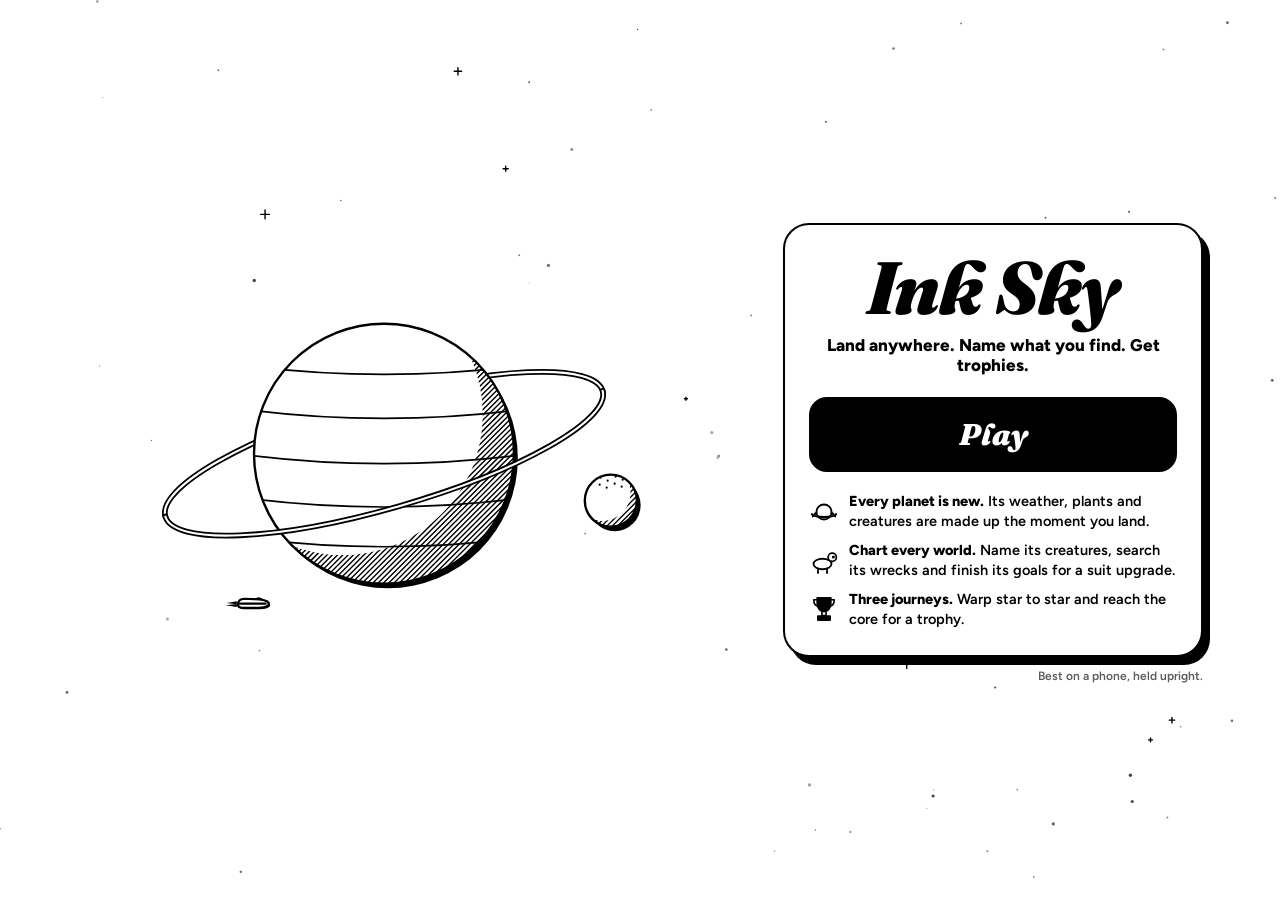
<file: index.html>
<!doctype html>
<html lang="en">
<head>
<meta charset="utf-8">
<meta name="viewport" content="width=device-width, initial-scale=1, viewport-fit=cover">
<title>Ink Sky: land anywhere, name what you find, get trophies</title>
<meta name="description" content="A minimal ink-drawn space exploration game. Land on planets nobody has seen, name the creatures, and warp star to star to the core.">
<meta name="theme-color" content="#ffffff">
<link rel="manifest" href="/manifest.webmanifest">
<link rel="icon" type="image/svg+xml" href="/icons/icon.svg">
<meta name="apple-mobile-web-app-capable" content="yes">
<meta name="mobile-web-app-capable" content="yes">
<meta name="apple-mobile-web-app-title" content="Ink Sky">
<meta property="og:type" content="website">
<meta property="og:site_name" content="Ink Sky">
<meta property="og:title" content="Ink Sky">
<meta property="og:description" content="Land anywhere. Name what you find. Get trophies.">
<link rel="preconnect" href="https://fonts.googleapis.com">
<link rel="preconnect" href="https://fonts.gstatic.com" crossorigin>
<link href="https://fonts.googleapis.com/css2?family=Fraunces:ital,opsz,wght@1,9..144,900&family=Figtree:wght@600;800&display=swap" rel="stylesheet">
<style>
:root{--paper:#fff;--ink:#000;--soft:#5c5c5c;--display:"Fraunces",Georgia,serif;--ui:"Figtree",system-ui,-apple-system,"Segoe UI",sans-serif;color-scheme:light;box-sizing:border-box}
@media (prefers-color-scheme:dark){:root:not([data-theme="light"]){--paper:#fff;--ink:#000;--soft:#5c5c5c}}
*,*::before,*::after{box-sizing:inherit}
html,body{margin:0;min-height:100%;background:var(--paper);color:var(--ink);font-family:var(--ui)}
canvas{position:fixed;inset:0;width:100%;height:100%;display:block;z-index:0}
main{position:relative;z-index:1;min-height:100vh;min-height:100dvh;display:grid;place-items:end center;align-content:end;padding:24px 16px calc(env(safe-area-inset-bottom,0px) + 18px)}
@media (min-aspect-ratio:1/1){main{place-items:center end;align-content:center;padding-right:6vw}}
.card{width:min(420px,100%);background:var(--paper);border:2.5px solid var(--ink);border-radius:26px;box-shadow:7px 8px 0 var(--ink);padding:28px 24px 22px;text-align:center;
  animation:in .8s cubic-bezier(.3,.7,.3,1) both .2s}
@keyframes in{0%{opacity:0;transform:translateY(60px) scale(.8,1.2)}55%{opacity:1;transform:translateY(-8px) scale(1.04,.96)}78%{transform:translateY(2px) scale(.99,1.01)}100%{transform:none}}
h1{font-family:var(--display);font-style:italic;font-weight:900;font-size:clamp(50px,14vw,74px);line-height:.95;margin:0;letter-spacing:-.01em}
.tag{font-weight:800;font-size:17px;margin:12px 0 22px}
.play{display:block;width:100%;background:var(--ink);color:var(--paper);text-decoration:none;border-radius:18px;padding:17px 20px;font-family:var(--display);font-style:italic;font-weight:900;font-size:30px;
  border:2.5px solid var(--ink);transition:transform .22s cubic-bezier(.34,1.56,.64,1)}
.play:hover{transform:translateY(-2px)}
.play:active{transform:scale(1.04,.9)}
.play:focus-visible{outline:3px solid var(--ink);outline-offset:4px}
.feats{list-style:none;padding:0;margin:20px 0 4px;display:grid;gap:10px;text-align:left}
.feats li{display:grid;grid-template-columns:30px 1fr;gap:10px;align-items:center;font-weight:600;font-size:14.5px;line-height:1.35}
.feats svg{width:30px;height:30px}
.feats b{font-weight:800}
footer{margin-top:12px;font-size:12px;font-weight:600;color:var(--soft)}
@media (prefers-reduced-motion:reduce){.card{animation:none}}
</style>
</head>
<body>
<canvas id="c" aria-hidden="true"></canvas>
<main>
  <div class="card">
    <h1>Ink Sky</h1>
    <p class="tag">Land anywhere. Name what you find. Get trophies.</p>
    <a class="play" href="/play/">Play</a>
    <ul class="feats">
      <li><svg viewBox="0 0 40 40" aria-hidden="true"><g fill="none" stroke="#000" stroke-width="2.4" stroke-linecap="round"><path d="M5 26c3-5 9-8 15-8s12 3 15 8" /><circle cx="20" cy="20" r="10" fill="#fff"/><path d="M4 23c5 5 27 5 32 0" stroke-width="3"/></g></svg><span><b>Every planet is new.</b> Its weather, plants and creatures are made up the moment you land.</span></li>
      <li><svg viewBox="0 0 40 40" aria-hidden="true"><g fill="none" stroke="#000" stroke-width="2.4" stroke-linecap="round" stroke-linejoin="round"><ellipse cx="18" cy="24" rx="12" ry="7" fill="#fff"/><circle cx="31" cy="15" r="5.5" fill="#fff"/><circle cx="32.5" cy="14.5" r="2" fill="#000" stroke="none"/><path d="M12 30v6M24 30v6"/></g></svg><span><b>Chart every world.</b> Name its creatures, search its wrecks and finish its goals for a suit upgrade.</span></li>
      <li><svg viewBox="0 0 40 44" aria-hidden="true"><g stroke="#000" stroke-width="2.4" stroke-linejoin="round" stroke-linecap="round"><path d="M10 7H5c0 6 3 9 6.5 9.5M30 7h5c0 6-3 9-6.5 9.5" fill="none"/><path d="M10 4h20v9c0 7-4.5 11-10 11S10 20 10 13z" fill="#000"/><path d="M17 24h6v6h-6z" fill="#fff"/><path d="M11 31h18v6H11z" fill="#000"/></g></svg><span><b>Three journeys.</b> Warp star to star and reach the core for a trophy.</span></li>
    </ul>
  </div>
  <footer>Best on a phone, held upright.</footer>
</main>
<script>
if('serviceWorker' in navigator&&location.protocol==='https:') navigator.serviceWorker.register('/sw.js').catch(()=>{});
/* ---------- a ringed ink planet turning, a moon going round, and a little ship crossing the sky ---------- */
(()=>{
  const cv=document.getElementById('c'), ctx=cv.getContext('2d');
  const still=matchMedia('(prefers-reduced-motion: reduce)').matches;
  let W=0,H=0,D=1;
  function resize(){ D=Math.min(2,devicePixelRatio||1); W=innerWidth; H=innerHeight; cv.width=W*D; cv.height=H*D; }
  addEventListener('resize',resize); resize();
  let seed=7; const rnd=()=>{ seed=(seed*16807)%2147483647; return seed/2147483647; };
  const STARS=Array.from({length:70},()=>[rnd(),rnd(),.6+rnd()*1.1,.3+rnd()*.45]);
  const SPARK=Array.from({length:8},()=>[rnd(),rnd(),3+rnd()*3,rnd()*6]);
  function planet(R,t,ring,tilt,bands){
    const lw=2.4, half=back=>{ ctx.save(); ctx.rotate(tilt); ctx.beginPath(); ctx.ellipse(0,0,R*1.75,R*.42,0,back?Math.PI:0,back?Math.PI*2:Math.PI);
      ctx.lineWidth=lw*2.4; ctx.strokeStyle='#000'; ctx.stroke(); ctx.lineWidth=lw*.9; ctx.strokeStyle='#fff'; ctx.stroke(); ctx.restore(); };
    if(ring) half(true);
    ctx.fillStyle='#000'; ctx.beginPath(); ctx.arc(lw*1.6,lw*1.9,R,0,Math.PI*2); ctx.fill();
    ctx.fillStyle='#fff'; ctx.beginPath(); ctx.arc(0,0,R,0,Math.PI*2); ctx.fill();
    ctx.save(); ctx.beginPath(); ctx.arc(0,0,R,0,Math.PI*2); ctx.clip(); ctx.strokeStyle='#000'; ctx.lineWidth=lw*.7;
    if(bands) for(let i=-2;i<=2;i++){ const y=i*R*.32+Math.sin(t*.4+i)*R*.03; ctx.beginPath(); ctx.moveTo(-R,y); ctx.quadraticCurveTo(0,y+R*.12,R,y); ctx.stroke(); }
    else { ctx.fillStyle='#000'; for(let i=0;i<14;i++){ const x=((i*37+t*6)%(R*2))-R, y=((i*53)%(R*2))-R; ctx.beginPath(); ctx.arc(x,y,lw*.45,0,Math.PI*2); ctx.fill(); } }
    ctx.beginPath(); ctx.rect(-R*2,-R*2,R*4,R*4); ctx.arc(-R*.32,-R*.3,R*1.08,0,Math.PI*2,true); ctx.clip();
    ctx.lineWidth=lw*.6; ctx.beginPath(); for(let x=-R*2;x<R*2;x+=lw*2.2){ ctx.moveTo(x,R); ctx.lineTo(x+R*2,-R); } ctx.stroke(); ctx.restore();
    ctx.beginPath(); ctx.arc(0,0,R,0,Math.PI*2); ctx.lineWidth=lw; ctx.strokeStyle='#000'; ctx.stroke();
    if(ring) half(false);
  }
  function ship(x,y,s){
    ctx.save(); ctx.translate(x,y); ctx.scale(s,s); ctx.lineJoin='round'; ctx.lineCap='round'; ctx.lineWidth=2.2/s;
    const body=()=>{ ctx.beginPath(); ctx.moveTo(-2.5,-1.3); ctx.quadraticCurveTo(-2.6,-2.3,-1.4,-2.35); ctx.lineTo(1.1,-2.25); ctx.quadraticCurveTo(2.9,-2,2.6,-1.35); ctx.quadraticCurveTo(2.2,-.85,.9,-.85); ctx.lineTo(-1.8,-.85); ctx.quadraticCurveTo(-2.5,-.9,-2.5,-1.3); ctx.closePath(); };
    for(const s2 of [-.75,.75]){ const f=.7+Math.random()*.5; ctx.beginPath(); ctx.moveTo(-2.7,-1.7+s2*.3); ctx.lineTo(-2.7-f*1.6,-1.45+s2*.25); ctx.lineTo(-2.7,-1.2+s2*.3); ctx.fillStyle='#000'; ctx.fill(); }
    ctx.save(); ctx.translate(.22,.26); body(); ctx.fillStyle='#000'; ctx.fill(); ctx.restore();
    body(); ctx.fillStyle='#fff'; ctx.fill(); ctx.strokeStyle='#000'; ctx.stroke();
    ctx.beginPath(); ctx.moveTo(.25,-2.25); ctx.quadraticCurveTo(.95,-3.05,1.85,-2.12); ctx.closePath(); ctx.fillStyle='#000'; ctx.fill();
    ctx.beginPath(); ctx.moveTo(-2.3,-1.55); ctx.lineTo(2.1,-1.55); ctx.stroke();
    ctx.restore();
  }
  function frame(t){
    const s=t/1000;
    ctx.setTransform(D,0,0,D,0,0); ctx.clearRect(0,0,W,H); ctx.fillStyle='#000'; ctx.strokeStyle='#000';
    STARS.forEach(([x,y,r,a])=>{ ctx.globalAlpha=a; ctx.beginPath(); ctx.arc(x*W,y*H,r,0,Math.PI*2); ctx.fill(); });
    ctx.globalAlpha=1; ctx.lineWidth=1.4; ctx.lineCap='round';
    SPARK.forEach(([x,y,k,p])=>{ const kk=k*(still?1:.6+.4*Math.sin(s*1.3+p)); ctx.beginPath(); ctx.moveTo(x*W-kk,y*H); ctx.lineTo(x*W+kk,y*H); ctx.moveTo(x*W,y*H-kk); ctx.lineTo(x*W,y*H+kk); ctx.stroke(); });
    const land=W>H, cx=land?W*.3:W/2, cy=land?H*.5:H*.27, R=Math.min(land?H*.2:W*.22,130);
    const ma=s*.4, mx=cx+Math.cos(ma)*R*2.1, my=cy+Math.sin(ma)*R*.7;
    const moon=()=>{ ctx.save(); ctx.translate(mx,my); planet(R*.2,s,false,0,false); ctx.restore(); };
    if(Math.sin(ma)<0) moon();
    ctx.save(); ctx.translate(cx,cy+(still?0:Math.sin(s*.8)*4)); planet(R,s,true,-.28,true); ctx.restore();
    if(Math.sin(ma)>=0) moon();
    const u=(s%12)/12; if(!still&&u<.55) ship(-60+(W+120)*u/.55, cy+R*1.3-u*50, 6);
    if(!still) requestAnimationFrame(frame);
  }
  requestAnimationFrame(frame);
})();
</script>
</body>
</html>
</file>
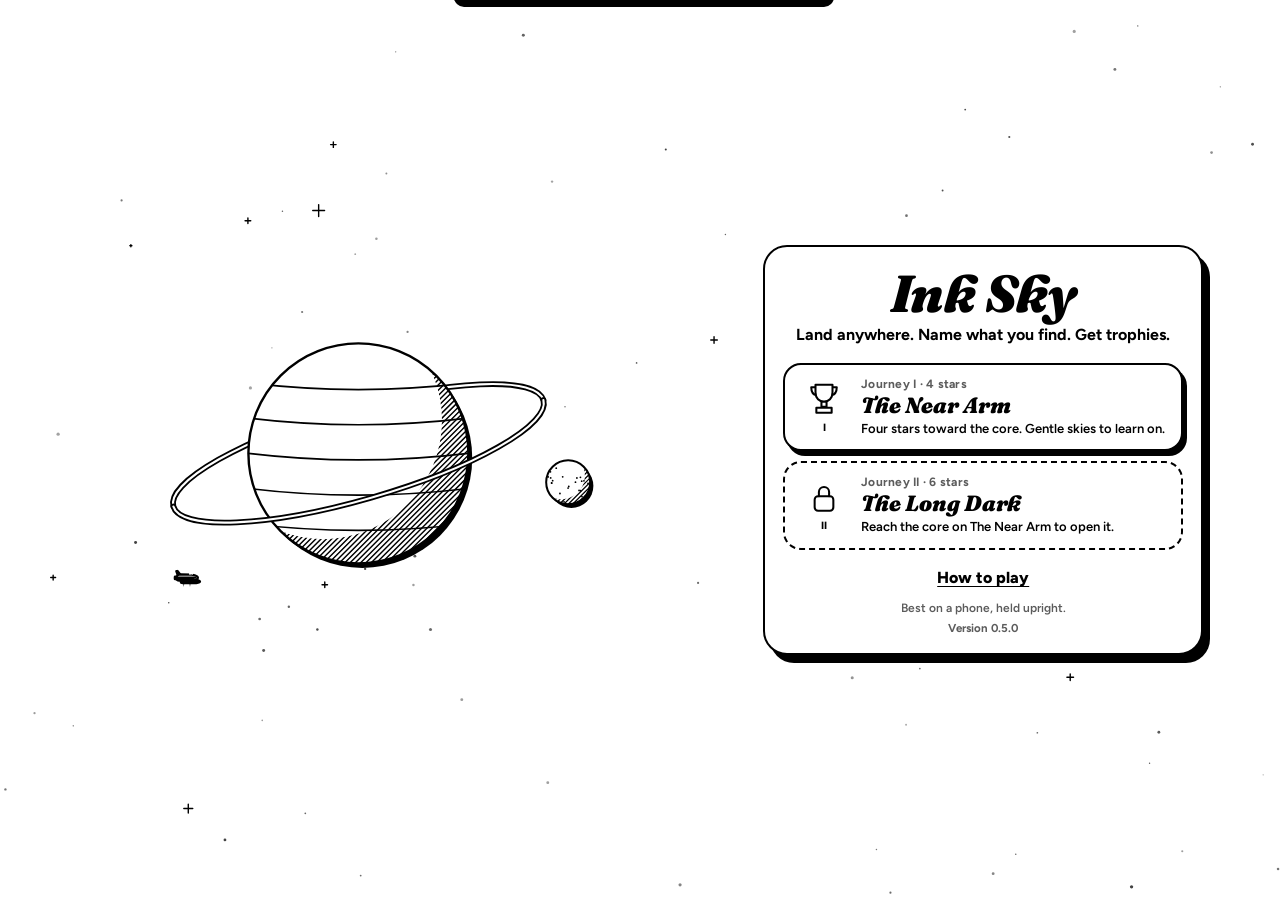
<file: play/index.html>
<!DOCTYPE html>
<html lang="en">
<head>
<meta charset="utf-8">
<meta name="viewport" content="width=device-width, initial-scale=1, viewport-fit=cover">
<title>Ink Sky: land anywhere, name what you find, get trophies</title>
<meta name="theme-color" content="#ffffff">
<meta name="description" content="Land anywhere. Name what you find. Get trophies.">
<link rel="manifest" href="/manifest.webmanifest">
<link rel="icon" type="image/svg+xml" href="/icons/icon.svg">
<meta name="apple-mobile-web-app-capable" content="yes">
<meta name="mobile-web-app-capable" content="yes">
<meta name="apple-mobile-web-app-title" content="Ink Sky">
<meta name="apple-mobile-web-app-status-bar-style" content="default">
<link rel="preconnect" href="https://fonts.googleapis.com">
<link rel="preconnect" href="https://fonts.gstatic.com" crossorigin>
<link href="https://fonts.googleapis.com/css2?family=Fraunces:ital,opsz,wght@0,9..144,500;0,9..144,800;0,9..144,900;1,9..144,900&family=Figtree:wght@500;600;700;800&display=swap" rel="stylesheet">
<link rel="stylesheet" href="styles.css">
</head>
<body>
<canvas id="c" aria-hidden="true"></canvas>

<section id="title" class="screen on">
  <div class="panel titlep">
    <h1 class="logo">Ink Sky</h1>
    <p class="tag">Land anywhere. Name what you find. Get trophies.</p>
    <div class="events" id="jlist"></div>
    <div class="sub" id="lifetime"></div>
    <button class="linkbtn" id="howBtn">How to play</button>
    <div class="foot-note">Best on a phone, held upright.</div>
    <div class="ver" id="ver"></div>
  </div>
</section>

<!-- on a planet -->
<div class="hud" id="hud" hidden>
  <div class="htop">
    <div class="hl">
      <div class="pn"><span class="wx" id="wxic"></span><span class="hn halo" id="pname"></span></div>
      <div class="sub halo" id="psub"></div>
    </div>
    <button id="pause" class="pausebtn" type="button" aria-label="Pause"></button>
  </div>
  <div class="meters" id="meters">
    <div class="meter"><div class="ml halo"><span>Shield</span><b id="shieldN"></b></div><div class="bar hatch"><i id="shieldBar"></i></div></div>
    <div class="meter"><div class="ml halo"><span>Life</span><b id="lifeN"></b></div><div class="bar"><i id="lifeBar"></i></div></div>
    <div class="alert" id="alert" aria-label="Watchers"></div>
  </div>
  <button class="goalbar" id="goalBar" type="button" aria-label="This planet's goals"><span class="gn" id="goalN"></span><span class="gt" id="goalT"></span></button>
  <div class="hbot">
    <button class="btn board" id="boardBtn" hidden>Board your ship</button>
    <div class="chips">
      <button class="chip" id="chip-carbon" type="button"><span class="ci"></span><b id="n-carbon">0</b><small>Carbon</small></button>
      <button class="chip" id="chip-sodium" type="button"><span class="ci"></span><b id="n-sodium">0</b><small>Sodium</small></button>
      <button class="chip" id="chip-ferrite" type="button"><span class="ci"></span><b id="n-ferrite">0</b><small>Ferrite</small></button>
      <button class="chip" id="chip-shard" type="button"><span class="ci"></span><b id="n-shard">0</b><small>Shards</small></button>
      <button class="scanb" id="scanBtn" type="button" aria-label="Scan"><svg class="ring" viewBox="0 0 52 52" aria-hidden="true"><circle id="scanRing" cx="26" cy="26" r="24" fill="none" stroke="#fff" stroke-width="3.5" stroke-dasharray="151" stroke-dashoffset="0" transform="rotate(-90 26 26)"/></svg></button>
    </div>
  </div>
</div>

<!-- in orbit -->
<div class="hud" id="shud" hidden>
  <div class="htop">
    <div class="hl"><div class="hn" id="sname"></div><div class="sub" id="ssub"></div></div>
    <button id="pause2" class="pausebtn" type="button" aria-label="Pause"></button>
  </div>
  <div class="prog left" id="spips"></div>
  <div class="hbot">
    <div class="wallet3">
      <div><span id="icFuel"></span><b id="sFuel">0</b><small>Fuel</small></div>
      <div><span id="icCells"></span><b id="sCells">0</b><small>Warp cells</small></div>
      <div><span id="icShards"></span><b id="sShards">0</b><small>Shards</small></div>
    </div>
    <div class="twobtn"><button class="btn ghost" id="shipBtn">Your ship</button><button class="btn" id="warpBtn">Warp<small id="warpSub"></small></button></div>
  </div>
</div>

<div id="fx" aria-hidden="true"></div>
<div id="disc" class="disc" role="status"></div>
<div id="hint" class="hintb" role="status"></div>
<div id="callout" class="callout" aria-live="polite"></div>
<div class="veil" id="veil"><div class="panel" id="sheet"></div></div>

<!-- Order matters: each script can only use what the scripts above it define while loading. main.js is always last. -->
<script src="js/config.js"></script>
<script src="js/core.js"></script>
<script src="js/gen.js"></script>
<script src="js/art.js"></script>
<script src="js/ui.js"></script>
<script src="js/state.js"></script>
<script src="js/surface.js"></script>
<script src="js/space.js"></script>
<script src="js/screens.js"></script>
<script src="js/main.js"></script>
</body>
</html>
</file>
<file: play/styles.css>
/* Ink Sky. Paper-and-ink look shared with Ink Nine, Ink Rally and Ink of Arms: white paper, black ink, no other colors. */
:root{
  --paper:#ffffff; --ink:#000000; --soft:#5c5c5c;
  --display:"Fraunces", Georgia, "Times New Roman", serif;
  --ui:"Figtree", system-ui, -apple-system, "Segoe UI", sans-serif;
  --spring:cubic-bezier(.34,1.56,.64,1); --settle:cubic-bezier(.3,.7,.3,1);
  color-scheme:light; box-sizing:border-box;
}
@media (prefers-color-scheme: dark){ :root:not([data-theme="light"]){ --paper:#ffffff; --ink:#000000; --soft:#5c5c5c; } }
:root[data-theme="dark"]{ --paper:#ffffff; --ink:#000000; --soft:#5c5c5c; }
*,*::before,*::after{ box-sizing:inherit; }
html,body{ margin:0; height:100%; background:var(--paper); color:var(--ink); font-family:var(--ui); overflow:hidden; overscroll-behavior:none;
  -webkit-user-select:none; user-select:none; -webkit-touch-callout:none; -webkit-tap-highlight-color:transparent; }
button{ appearance:none; font:inherit; color:inherit; background:none; border:0; padding:0; cursor:pointer; }
[hidden]{ display:none !important; }
canvas#c{ position:fixed; inset:0; width:100%; height:100%; display:block; touch-action:none; }

@keyframes bump{0%{transform:scale(1)}30%{transform:scale(1.3,.78)}55%{transform:scale(.9,1.14)}78%{transform:scale(1.04,.97)}100%{transform:scale(1)}}
@keyframes cardIn{0%{transform:translateY(60vh) scale(.7,1.3)}55%{transform:translateY(-10px) scale(1.06,.94)}75%{transform:translateY(3px) scale(.98,1.02)}100%{transform:none}}
@keyframes pickIn{0%{opacity:0;transform:translateY(24px) scale(.9,1.12)}60%{opacity:1;transform:translateY(-3px) scale(1.03,.97)}100%{opacity:1;transform:none}}
@keyframes rowIn{0%{opacity:0;transform:translateX(-18px)}70%{opacity:1;transform:translateX(3px)}100%{opacity:1;transform:none}}
@keyframes trophyIn{0%{opacity:0;transform:translateY(-120px) scale(.7,1.3)}45%{opacity:1;transform:translateY(0) scale(1.25,.72)}62%{transform:translateY(-14px) scale(.9,1.12)}78%{transform:translateY(0) scale(1.06,.95)}100%{transform:none}}
@keyframes nope{0%,100%{transform:translateX(0)}25%{transform:translateX(-4px)}75%{transform:translateX(4px)}}
@keyframes pulse{0%,100%{transform:none}50%{transform:scale(1.08,.94)}}
@keyframes pop{0%{opacity:0;transform:translate(-50%,10px) scale(.6,1.3)}18%{opacity:1;transform:translate(-50%,-4px) scale(1.12,.9)}30%{transform:translate(-50%,0) scale(.97,1.03)}40%{transform:translate(-50%,0)}82%{opacity:1;transform:translate(-50%,0)}100%{opacity:0;transform:translate(-50%,-14px)}}

.screen{ position:absolute; inset:0; display:none; flex-direction:column; max-width:480px; margin:0 auto; z-index:2;
  padding:calc(env(safe-area-inset-top,0px) + 12px) 16px calc(env(safe-area-inset-bottom,0px) + 12px); }
.screen.on{ display:flex; }

/* ---------- shared pieces from Ink Nine / Ink Rally / Ink of Arms ---------- */
.panel{ background:var(--paper); border:2.5px solid var(--ink); border-radius:24px; box-shadow:7px 8px 0 var(--ink);
  padding:22px 18px 18px; width:min(440px,100%); text-align:center; animation:cardIn .6s var(--settle); }
.panel h2{ font-family:var(--display); font-weight:900; font-style:italic; font-size:34px; line-height:1.05; margin:0; }
.panel p{ margin:6px 0 16px; font-weight:700; color:var(--soft); line-height:1.4; }
.logo{ font-family:var(--display); font-style:italic; font-weight:900; font-size:52px; line-height:.95; letter-spacing:-.01em; margin:0 0 4px; }
.tag{ font-weight:800; font-size:16px; margin:10px 0 4px; color:var(--ink) !important; }
.btn{ appearance:none; border:2.5px solid var(--ink); background:var(--ink); color:var(--paper); border-radius:14px; padding:13px 22px;
  font-family:var(--ui); font-weight:800; font-size:16px; cursor:pointer; width:100%; line-height:1.1; transition:transform .2s var(--spring); }
.btn small{ display:block; font-size:11px; font-weight:700; opacity:.8; margin-top:3px; }
.btn:active{ transform:scale(1.04,.9); }
.btn.ghost{ background:var(--paper); color:var(--ink); }
.btn:disabled{ opacity:.3; cursor:default; transform:none; }
.btn.dim{ background:var(--paper); color:var(--ink); border-style:dashed; }
.btn:focus-visible,.event:focus-visible,.linkbtn:focus-visible,.chip:focus-visible,.srow:focus-visible,.scanb:focus-visible,.pausebtn:focus-visible{ outline:3px solid var(--ink); outline-offset:3px; }
.linkbtn{ appearance:none; border:0; background:none; padding:2px 4px; font:inherit; font-weight:800; color:var(--ink); text-decoration:underline; text-underline-offset:3px; cursor:pointer; margin-top:6px; }
.how{ text-align:left; font-size:13px; font-weight:600; border:1.5px dashed var(--ink); border-radius:12px; padding:10px 12px; margin:0 0 14px; line-height:1.45; }
.how p{ margin:0 0 8px !important; color:var(--ink) !important; font-weight:600 !important; }
.how p:last-child{ margin:0 !important; }
.how b{ font-weight:800; }
.sub{ font-size:13px; font-weight:700; color:var(--soft); line-height:1.25; }
.story{ font-weight:600 !important; font-size:14px; line-height:1.35; color:var(--ink) !important; margin:10px 0 12px !important; }
.evn{ font-size:12px !important; font-weight:800 !important; color:var(--ink) !important; margin:0 0 4px !important; }
.foot-note{ font-size:12px; font-weight:600; color:var(--soft); margin-top:12px; }
.ver{ font-size:11.5px; font-weight:700; color:var(--soft); margin-top:6px; }
.halo{ text-shadow:0 0 3px #fff,0 0 3px #fff,0 0 6px #fff,0 0 9px #fff; }

/* ---------- home ---------- */
#title{ justify-content:flex-end; align-items:center; overflow:auto; }
.titlep{ margin-top:auto; }
@media (min-aspect-ratio:1/1){ #title{ max-width:none; align-items:flex-end; justify-content:center; padding-right:6vw; } .titlep{ margin:auto 0; } }
.events{ display:grid; gap:10px; margin:14px 0 10px; }
.event{ display:grid; grid-template-columns:auto 1fr; gap:12px; align-items:center; text-align:left; border:2.5px solid var(--ink); border-radius:18px; padding:12px 14px;
  background:var(--paper); box-shadow:4px 5px 0 var(--ink); animation:pickIn .55s var(--settle) both; transition:transform .2s var(--spring); }
.event:active{ transform:scale(1.03,.94); }
.event.locked{ border-style:dashed; box-shadow:none; opacity:.55; cursor:default; }
.tw-wrap{ display:flex; flex-direction:column; align-items:center; gap:2px; min-width:50px; }
.tw-wrap svg{ width:34px; height:38px; }
.tw-wrap small{ font-size:10.5px; font-weight:800; }
.ev{ display:grid; gap:3px; }
.ev b{ font-family:var(--display); font-style:italic; font-weight:900; font-size:22px; line-height:1.05; }
.ev i{ font-style:normal; font-size:12px; font-weight:700; color:var(--soft); letter-spacing:.02em; }
.ev span{ font-size:13px; font-weight:600; line-height:1.35; }
.ev .saved strong{ font-weight:800; }

/* ---------- progress pips: one per star, and the core ---------- */
.prog{ display:flex; gap:6px; justify-content:center; align-items:center; margin:12px 0 4px; }
.prog.left{ justify-content:flex-start; margin:8px 0 0; }
.prog i{ width:12px; height:12px; border:2px solid var(--ink); border-radius:50%; background:var(--paper); }
.prog i.done{ background:var(--ink); }
.prog i.now{ background:var(--ink); transform:scale(1.35); }
.prog i.gap{ width:4px; border:0; background:none; }
.prog i.star{ border-radius:3px; transform:rotate(45deg); }
.prog i.star.now{ transform:rotate(45deg) scale(1.35); }
.charts{ display:flex; gap:6px; justify-content:center; margin:6px 0 10px; }
.charts i{ width:26px; height:26px; opacity:.25; }
.charts i.on{ opacity:1; animation:bump .5s ease-out; }
.charts svg{ width:100%; height:100%; }
.prog i.core{ width:18px; height:18px; border:0; background:none; display:grid; place-items:center; }
.prog i.core svg{ width:18px; height:18px; }
.prog i.core.now{ transform:scale(1.3); }

/* ---------- the HUD over the canvas ---------- */
.hud{ position:fixed; inset:0; z-index:5; pointer-events:none; display:flex; flex-direction:column; max-width:480px; margin:0 auto;
  padding:calc(env(safe-area-inset-top,0px) + 12px) 14px calc(env(safe-area-inset-bottom,0px) + 14px); }
.hud button{ pointer-events:auto; }
.htop{ display:grid; grid-template-columns:1fr auto; gap:10px; align-items:start; }
.pn{ display:flex; align-items:center; gap:6px; }
.wx svg{ width:26px; height:26px; display:block; }
.hn{ font-family:var(--display); font-weight:800; font-size:28px; line-height:1; letter-spacing:-.01em; }
#shud .hn{ font-style:italic; font-weight:900; }
.htop .sub{ margin-top:4px; }
.pausebtn{ width:44px; height:44px; border-radius:50%; border:2.5px solid var(--ink); background:var(--paper); color:var(--ink); box-shadow:3px 4px 0 var(--ink);
  display:grid; place-items:center; transition:transform .28s var(--spring); }
.pausebtn svg{ width:26px; height:26px; }
.pausebtn:active{ transform:scale(1.12,.86); }

.meters{ display:grid; grid-template-columns:1fr 1fr auto; gap:10px; align-items:end; margin-top:10px; }
.ml{ display:flex; justify-content:space-between; align-items:baseline; font-size:11px; font-weight:800; margin-bottom:3px; }
.ml b{ font-family:var(--display); font-weight:900; font-size:14px; font-variant-numeric:tabular-nums; }
.bar{ position:relative; height:13px; border:2px solid var(--ink); border-radius:999px; overflow:hidden; background:var(--paper); box-shadow:2px 3px 0 var(--ink); }
.bar i{ position:absolute; inset:0 auto 0 0; width:100%; background:var(--ink); transition:width .25s var(--settle); }
.bar.hatch i{ background:repeating-linear-gradient(-45deg,var(--ink) 0 2.5px,var(--paper) 2.5px 5px); border-right:2px solid var(--ink); }
.fuelbar{ margin-top:6px; height:11px; box-shadow:none; }
.alert{ display:flex; align-items:center; gap:3px; padding:3px 7px 3px 4px; border:2px solid var(--ink); border-radius:999px; background:var(--paper); height:24px; }
.alert svg{ width:20px; height:20px; }
.alert i{ width:7px; height:7px; border:1.5px solid var(--ink); border-radius:50%; }
.alert i.on{ background:var(--ink); }
.alert.hot{ background:var(--ink); animation:pulse .5s ease-in-out infinite; }
.alert.hot svg path{ fill:var(--paper); stroke:var(--paper); }
.alert.hot svg circle{ fill:var(--ink); }
.alert.hot i{ border-color:var(--paper); background:var(--paper); }

.hbot{ margin-top:auto; display:grid; gap:10px; }
.board.btn,.btn.board{ pointer-events:auto; width:auto; justify-self:center; padding:13px 26px; box-shadow:3px 4px 0 var(--ink); animation:pickIn .45s var(--settle) both; }
.chips{ display:grid; grid-template-columns:repeat(4,1fr) auto; gap:7px; align-items:end; }
.chip{ display:flex; flex-direction:column; align-items:center; gap:1px; border:2px solid var(--ink); border-radius:14px; background:var(--paper); box-shadow:3px 4px 0 var(--ink);
  padding:5px 2px 5px; transition:transform .2s var(--spring); min-width:0; }
.chip:active{ transform:scale(1.08,.88); }
.chip .ci svg{ width:22px; height:22px; display:block; }
.chip b{ font-family:var(--display); font-weight:900; font-size:18px; line-height:1; font-variant-numeric:tabular-nums; }
.chip small{ font-size:9.5px; font-weight:800; }
.chip.low{ background:var(--ink); color:var(--paper); animation:pulse .9s ease-in-out infinite; }
.chip.low svg path,.chip.low svg circle{ stroke:var(--paper); }
.chip.low svg [fill="#fff"]{ fill:var(--ink); }
.chip.low svg [fill="#000"]{ fill:var(--paper); }
.scanb{ position:relative; width:58px; height:58px; border-radius:50%; background:var(--ink); border:2.5px solid var(--ink); box-shadow:3px 4px 0 var(--ink);
  display:grid; place-items:center; transition:transform .2s var(--spring), opacity .2s; }
.scanb > svg:first-child{ width:32px; height:32px; }
.scanb > svg:first-child path,.scanb > svg:first-child circle{ stroke:var(--paper); }
.scanb > svg:first-child circle{ fill:var(--paper); }
.scanb .ring{ position:absolute; inset:-1px; width:calc(100% + 2px); height:calc(100% + 2px); pointer-events:none; }
.scanb.cool{ background:var(--paper); }
.scanb.cool > svg:first-child path,.scanb.cool > svg:first-child circle{ stroke:var(--ink); }
.scanb.cool > svg:first-child circle{ fill:var(--ink); }
.scanb.cool .ring circle{ stroke:var(--ink); }
.scanb:active{ transform:scale(1.12,.86); }

.wallet3{ display:grid; grid-template-columns:repeat(3,1fr); border:2px solid var(--ink); border-radius:14px; background:var(--paper); box-shadow:3px 4px 0 var(--ink); overflow:hidden; }
.wallet3 > div{ display:grid; grid-template-columns:auto 1fr; grid-template-rows:auto auto; column-gap:6px; align-items:center; padding:7px 10px; border-left:1.5px solid var(--ink); }
.wallet3 > div:first-child{ border-left:0; }
.wallet3 span{ grid-row:span 2; }
.wallet3 span svg{ width:24px; height:24px; display:block; }
.wallet3 b{ font-family:var(--display); font-weight:900; font-size:20px; line-height:1; font-variant-numeric:tabular-nums; }
.wallet3 small{ font-size:10.5px; font-weight:800; }
.twobtn{ display:flex; gap:8px; } .twobtn .btn{ flex:1; }
#shud .twobtn .btn{ box-shadow:3px 4px 0 var(--ink); }

/* the goal bar under the meters: the next thing to do on this planet */
.goalbar{ display:flex; align-items:center; gap:8px; width:100%; margin-top:10px; padding:6px 10px 6px 6px; text-align:left; background:var(--paper); border:2px solid var(--ink);
  border-radius:12px; box-shadow:3px 4px 0 var(--ink); transition:transform .2s var(--spring); }
.goalbar:active{ transform:scale(1.03,.92); }
.goalbar .gn{ flex:none; background:var(--ink); color:var(--paper); border-radius:999px; padding:3px 8px; font-family:var(--display); font-weight:900; font-size:13px; font-variant-numeric:tabular-nums; }
.goalbar .gt{ font-size:13px; font-weight:800; line-height:1.2; overflow:hidden; text-overflow:ellipsis; white-space:nowrap; }
.goalbar.done{ border-style:dashed; box-shadow:none; }
.board .row.goal{ grid-template-columns:22px 1fr auto; }
.board .row.goal .tick{ width:20px; height:20px; border:2px solid var(--ink); border-radius:6px; display:grid; place-items:center; font-weight:900; font-size:13px; line-height:1; }
.board .row.goal.done .tick{ background:var(--ink); color:var(--paper); }
.board .row.goal.done .nm{ text-decoration:line-through; text-decoration-thickness:2px; }

/* ---------- floating things ---------- */
#fx{ position:fixed; inset:0; pointer-events:none; z-index:8; }
.float{ position:absolute; transform:translateX(-50%); font-family:var(--display); font-weight:900; font-size:17px; white-space:nowrap; pointer-events:none;
  text-shadow:0 0 3px #fff,0 0 3px #fff,0 0 6px #fff; }
.float.m{ background:var(--ink); color:var(--paper); border-radius:999px; padding:3px 10px; font-size:14px; text-shadow:none; }
.callout{ position:fixed; left:50%; top:30%; z-index:9; pointer-events:none; text-align:center; opacity:0; transform:translate(-50%,0); width:max-content; max-width:92vw; }
.callout b{ display:block; font-family:var(--display); font-style:italic; font-weight:900; font-size:40px; line-height:1; text-shadow:0 0 3px #fff,0 0 5px #fff,0 0 9px #fff,0 0 14px #fff; }
.callout span{ display:inline-block; margin-top:8px; font-size:13px; font-weight:800; background:var(--ink); color:var(--paper); border-radius:999px; padding:5px 12px; }
.callout.go{ animation:pop 2.6s var(--settle) both; }
.hintb{ position:fixed; left:50%; top:calc(env(safe-area-inset-top,0px) + 164px); z-index:9; width:min(360px,calc(100vw - 32px)); transform:translate(-50%,-8px); opacity:0;
  background:var(--paper); border:2.5px solid var(--ink); border-radius:16px; box-shadow:4px 5px 0 var(--ink); padding:10px 14px; font-size:14px; font-weight:700; line-height:1.35; text-align:center;
  pointer-events:none; transition:opacity .25s, transform .35s var(--spring); }
.hintb.on{ opacity:1; transform:translate(-50%,0); }
.disc{ position:fixed; left:50%; top:calc(env(safe-area-inset-top,0px) + 10px); z-index:10; width:min(380px,calc(100vw - 24px)); transform:translate(-50%,-140%);
  display:grid; grid-template-columns:84px 1fr; gap:10px; align-items:center; text-align:left; background:var(--paper); border:2.5px solid var(--ink); border-radius:18px;
  box-shadow:4px 5px 0 var(--ink); padding:8px 12px 8px 8px; pointer-events:none; transition:transform .5s var(--spring); }
.disc.on{ transform:translate(-50%,0); }
.disc img{ width:84px; height:67px; border:2px solid var(--ink); border-radius:12px; object-fit:contain; }
.disc i{ font-style:normal; font-size:11.5px; font-weight:800; display:block; }
.disc b{ display:block; font-family:var(--display); font-style:italic; font-weight:900; font-size:21px; line-height:1.05; margin:2px 0; }
.disc small{ font-size:12.5px; font-weight:600; }

/* ---------- overlay cards ---------- */
.veil{ position:fixed; inset:0; z-index:30; display:none; overflow-y:auto; background:rgba(255,255,255,.78);
  padding:calc(env(safe-area-inset-top,0px) + 16px) 16px calc(env(safe-area-inset-bottom,0px) + 16px); }
.veil.on{ display:grid; }
.veil .panel{ margin:auto; }
.panel > .btn + .btn,.panel > .twobtn + .btn,.panel > .btn + .twobtn{ margin-top:8px; }
.board{ border:2px solid var(--ink); border-radius:14px; overflow:hidden; margin:0 0 14px; text-align:left; }
.board .row{ display:grid; grid-template-columns:1fr auto; align-items:center; gap:10px; padding:9px 12px; border-top:1.5px solid var(--ink); animation:rowIn .45s var(--settle) both; }
.board .row:first-child{ border-top:0; }
.board .row.me{ background:var(--ink); color:var(--paper); }
.board .row.me small{ color:var(--paper); }
.board .nm{ font-weight:800; font-size:14px; line-height:1.2; }
.board .nm small{ display:block; font-weight:600; font-size:12px; color:var(--soft); margin-top:2px; }
.board b{ font-family:var(--display); font-weight:900; font-size:20px; text-align:right; font-variant-numeric:tabular-nums; }
.board .ic svg{ width:26px; height:26px; display:block; }
.award{ display:grid; place-items:center; margin:4px 0 8px; }
.award .troph{ width:96px; height:106px; animation:trophyIn 1s var(--settle) both .2s; transform-origin:50% 100%; }
.award .troph svg{ width:100%; height:100%; }
.award p{ margin:6px 0 0 !important; font-family:var(--display); font-style:italic; font-weight:900; font-size:24px; color:var(--ink) !important; }
.relicHead{ display:grid; grid-template-columns:64px 1fr; gap:12px; align-items:center; text-align:left; margin-bottom:12px; }
.relicHead .pimg{ width:64px; height:64px; }
.relicHead h2{ font-size:30px !important; }
.shoplist{ display:grid; gap:8px; }
.srow{ display:grid; grid-template-columns:44px 1fr auto; gap:10px; align-items:center; border:2px solid var(--ink); border-radius:14px; padding:9px 10px; text-align:left; width:100%;
  background:var(--paper); box-shadow:3px 4px 0 var(--ink); animation:pickIn .5s var(--settle) both; transition:transform .2s var(--spring); }
.srow:active{ transform:scale(1.04,.92); }
.srow.off{ border-style:dashed; box-shadow:none; opacity:.5; }
.sid{ display:grid; place-items:center; border:2px solid var(--ink); border-radius:10px; width:44px; height:44px; }
.sid svg{ width:30px; height:30px; }
.relicHead .sid{ border:0; }
.sinfo b{ display:block; font-family:var(--display); font-style:italic; font-weight:900; font-size:18px; line-height:1.1; }
.sinfo small{ display:block; font-size:12.5px; font-weight:600; line-height:1.35; margin-top:2px; }
.rar{ display:flex; gap:3px; }
.rar i{ width:8px; height:8px; border-radius:50%; border:1.5px solid var(--ink); }
.rar i.on{ background:var(--ink); }

/* ---------- the catalog ---------- */
.catp{ border:2px solid var(--ink); border-radius:14px; margin:0 0 10px; padding:8px 10px 10px; text-align:left; animation:rowIn .45s var(--settle) both; }
.cath{ display:grid; grid-template-columns:40px 1fr; gap:10px; align-items:center; margin-bottom:8px; }
.cath img{ width:40px; height:40px; }
.cath b{ display:block; font-family:var(--display); font-style:italic; font-weight:900; font-size:18px; line-height:1.1; }
.cath small{ font-size:12px; font-weight:700; color:var(--soft); }
.catg{ display:grid; grid-template-columns:repeat(auto-fill,minmax(88px,1fr)); gap:8px; }
.catg figure{ margin:0; text-align:center; }
.catg img,.catg .unk div{ width:100%; aspect-ratio:5/4; border:2px solid var(--ink); border-radius:10px; object-fit:contain; display:block; }
.catg .unk div{ border-style:dashed; display:grid; place-items:center; font-family:var(--display); font-style:italic; font-weight:900; font-size:26px; opacity:.5; }
.catg figcaption{ font-size:11px; font-weight:800; margin-top:3px; line-height:1.2; }
.catg .unk figcaption{ color:var(--soft); }

@media (prefers-reduced-motion: reduce){
  .panel,.event,.board .row,.srow,.award .troph,.catp,.chip.low,.alert.hot{ animation:none; }
  .callout.go{ animation-duration:2.6s; }
  .disc,.hintb,.btn,.chip{ transition:none; }
}
</file>
